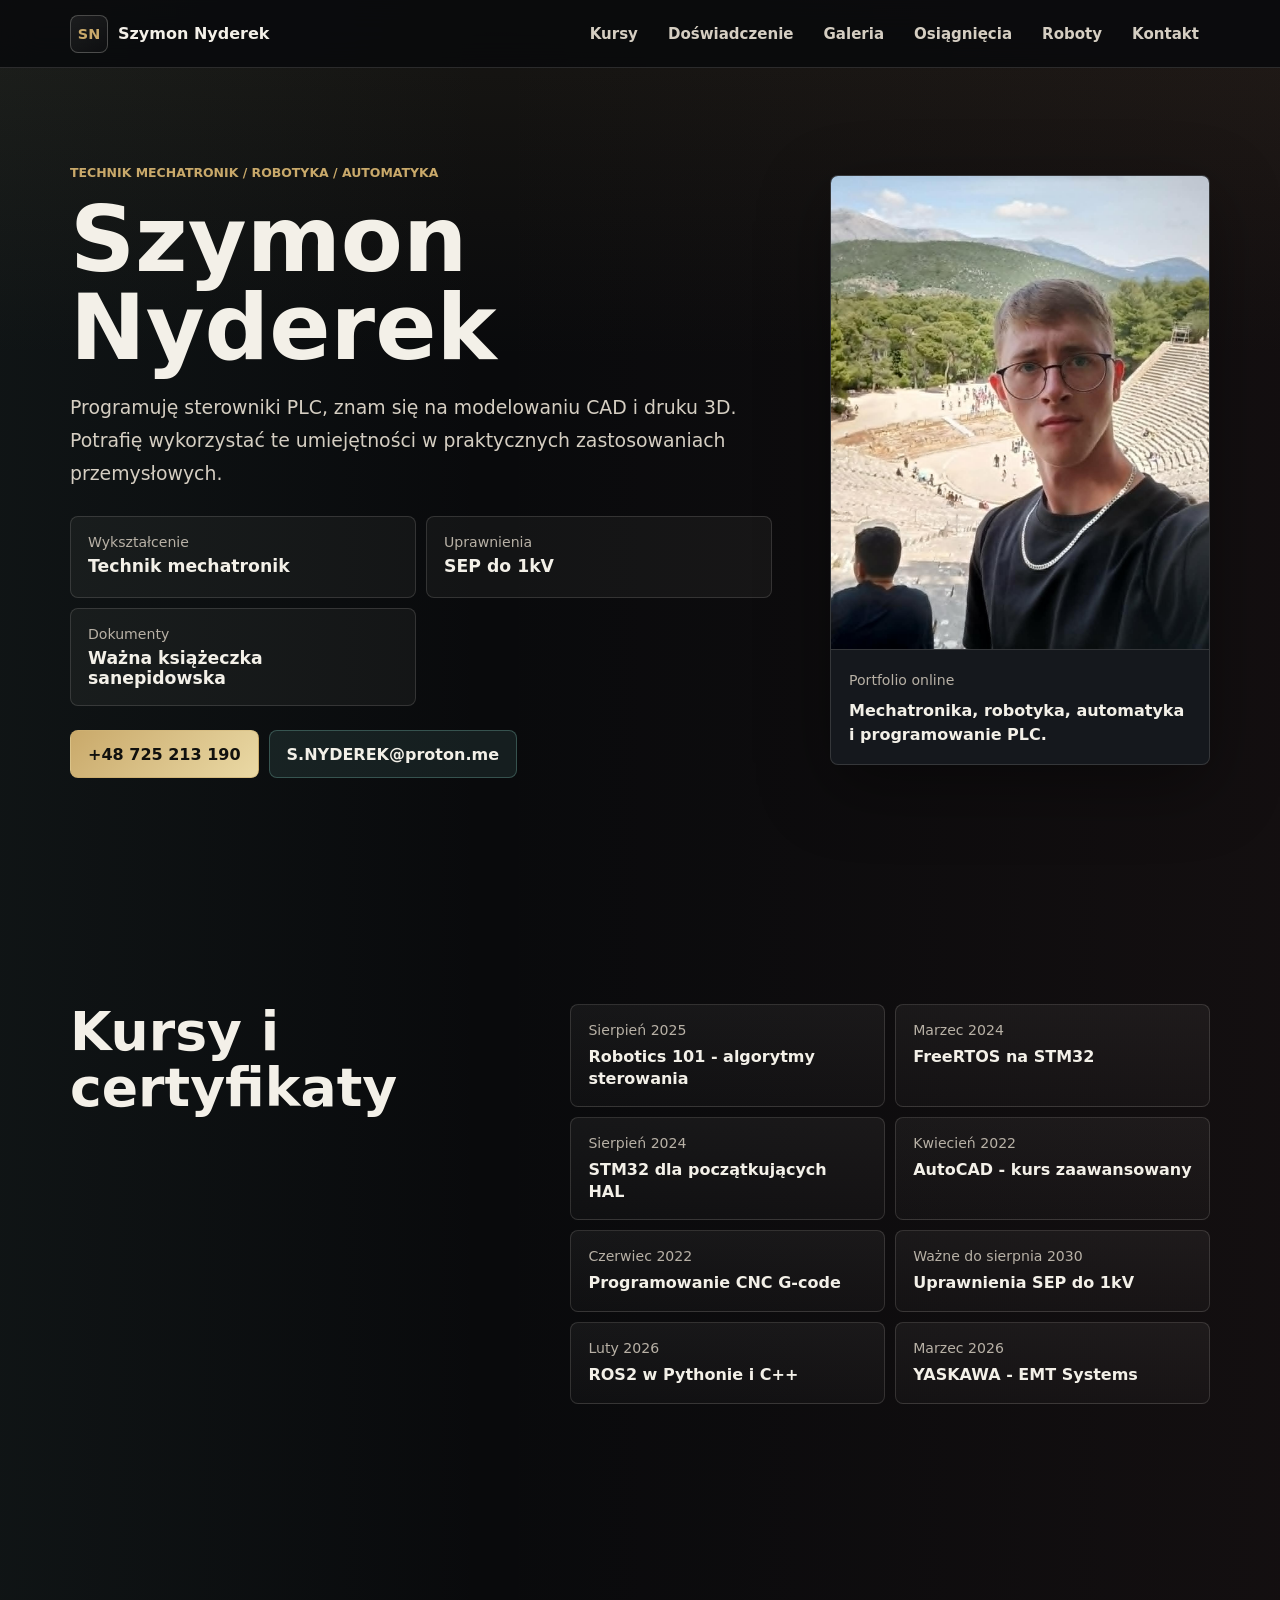
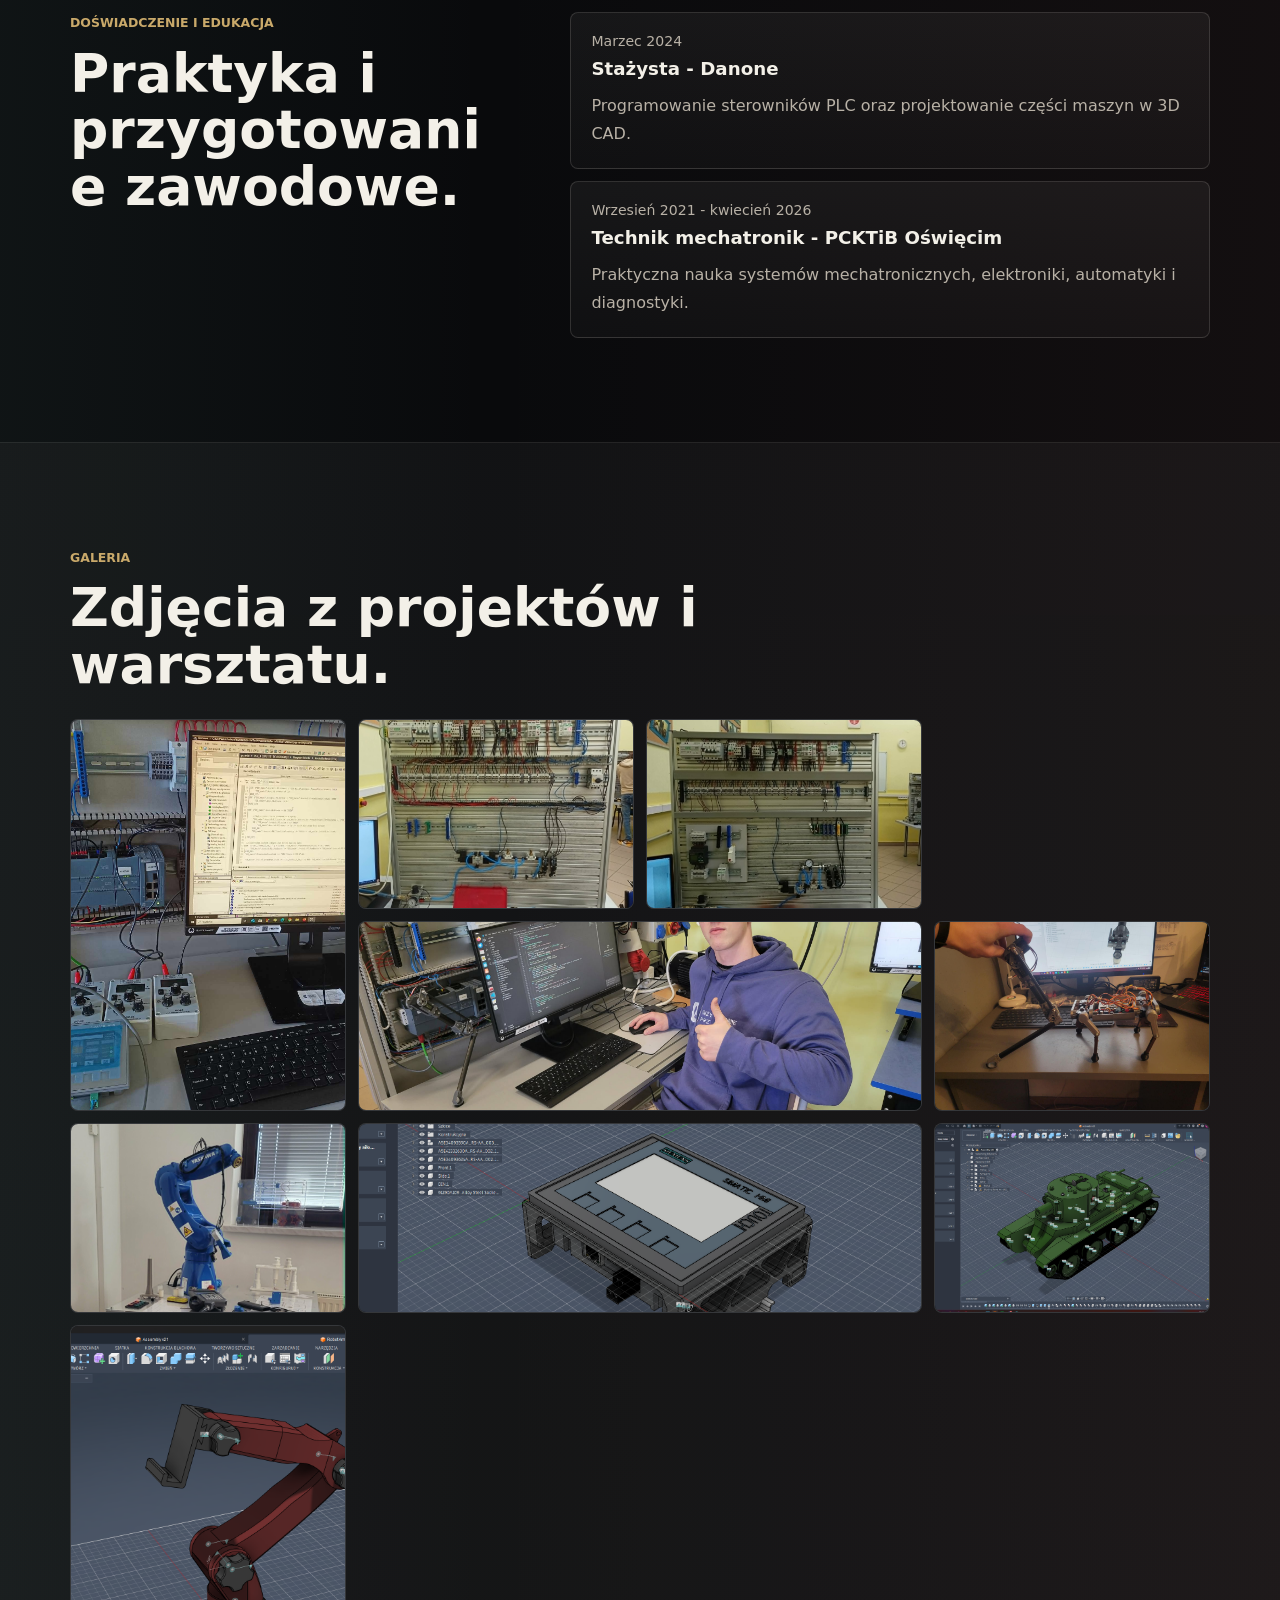
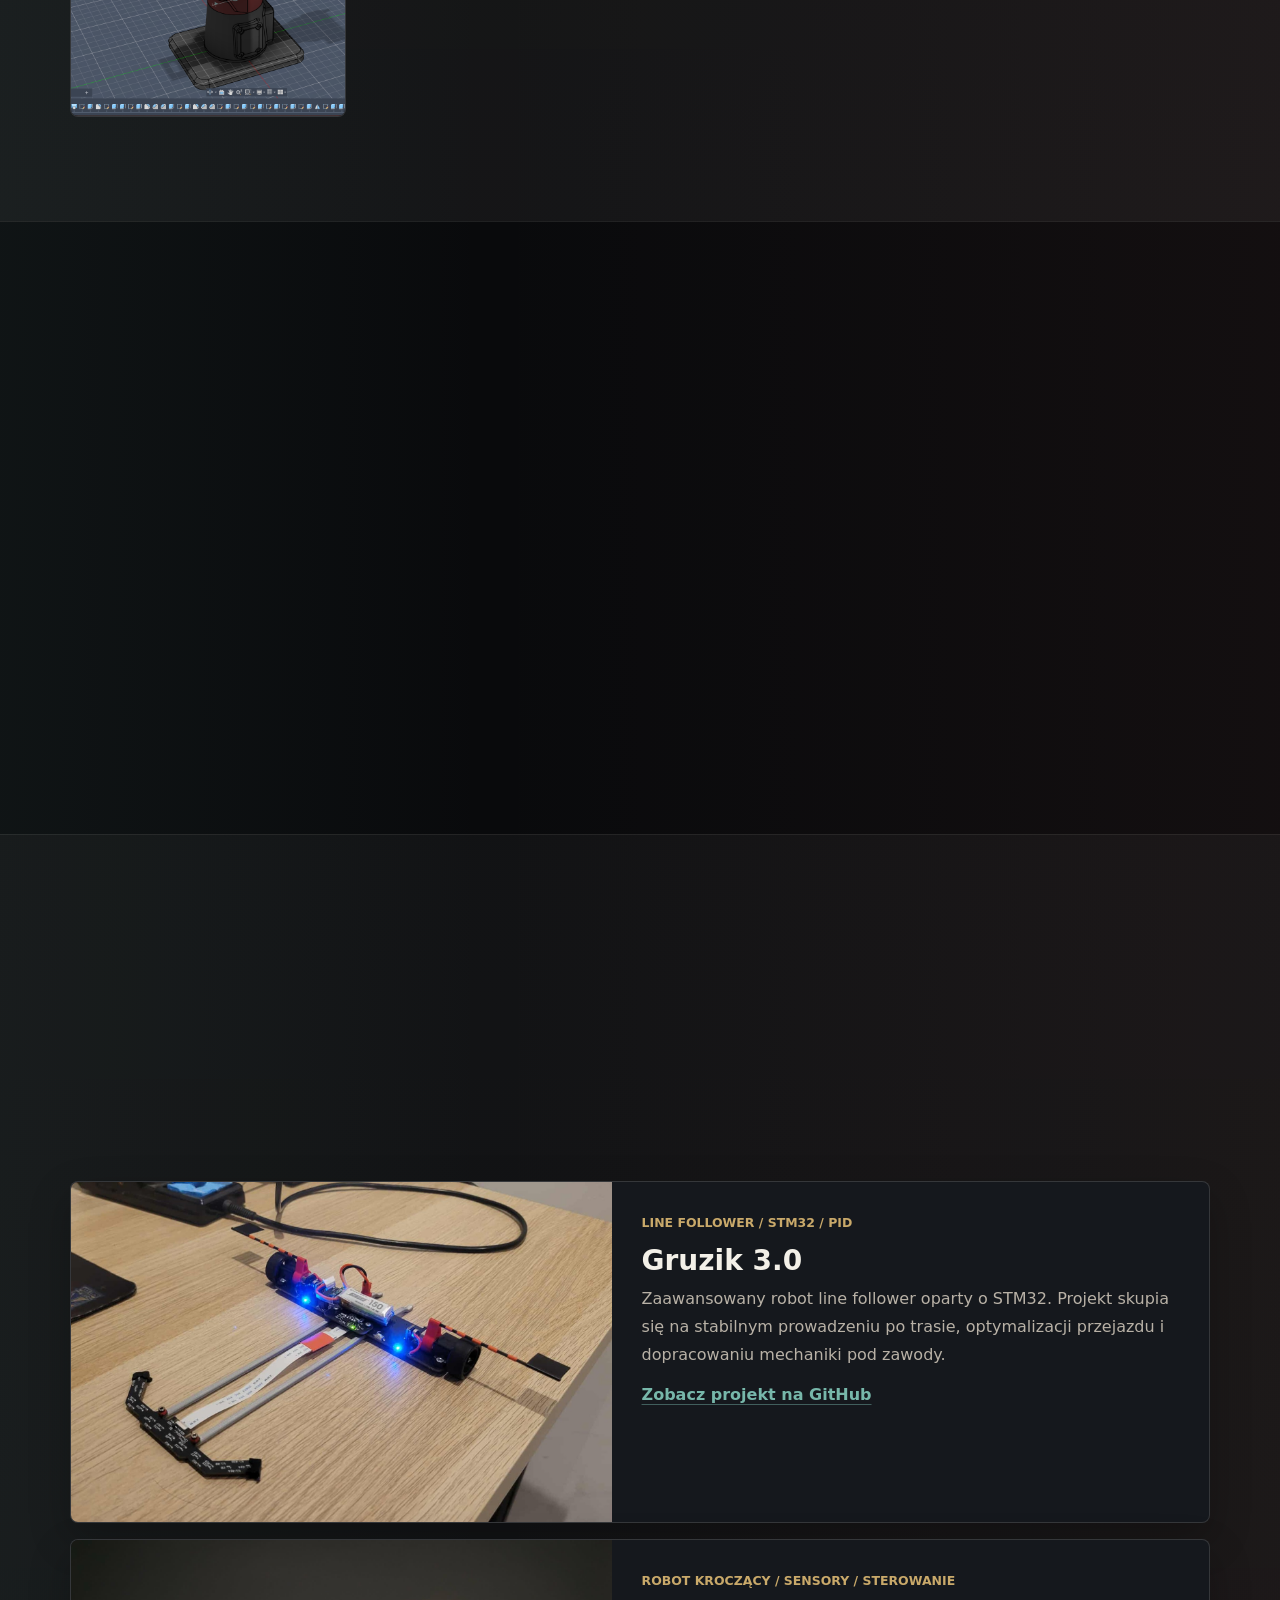
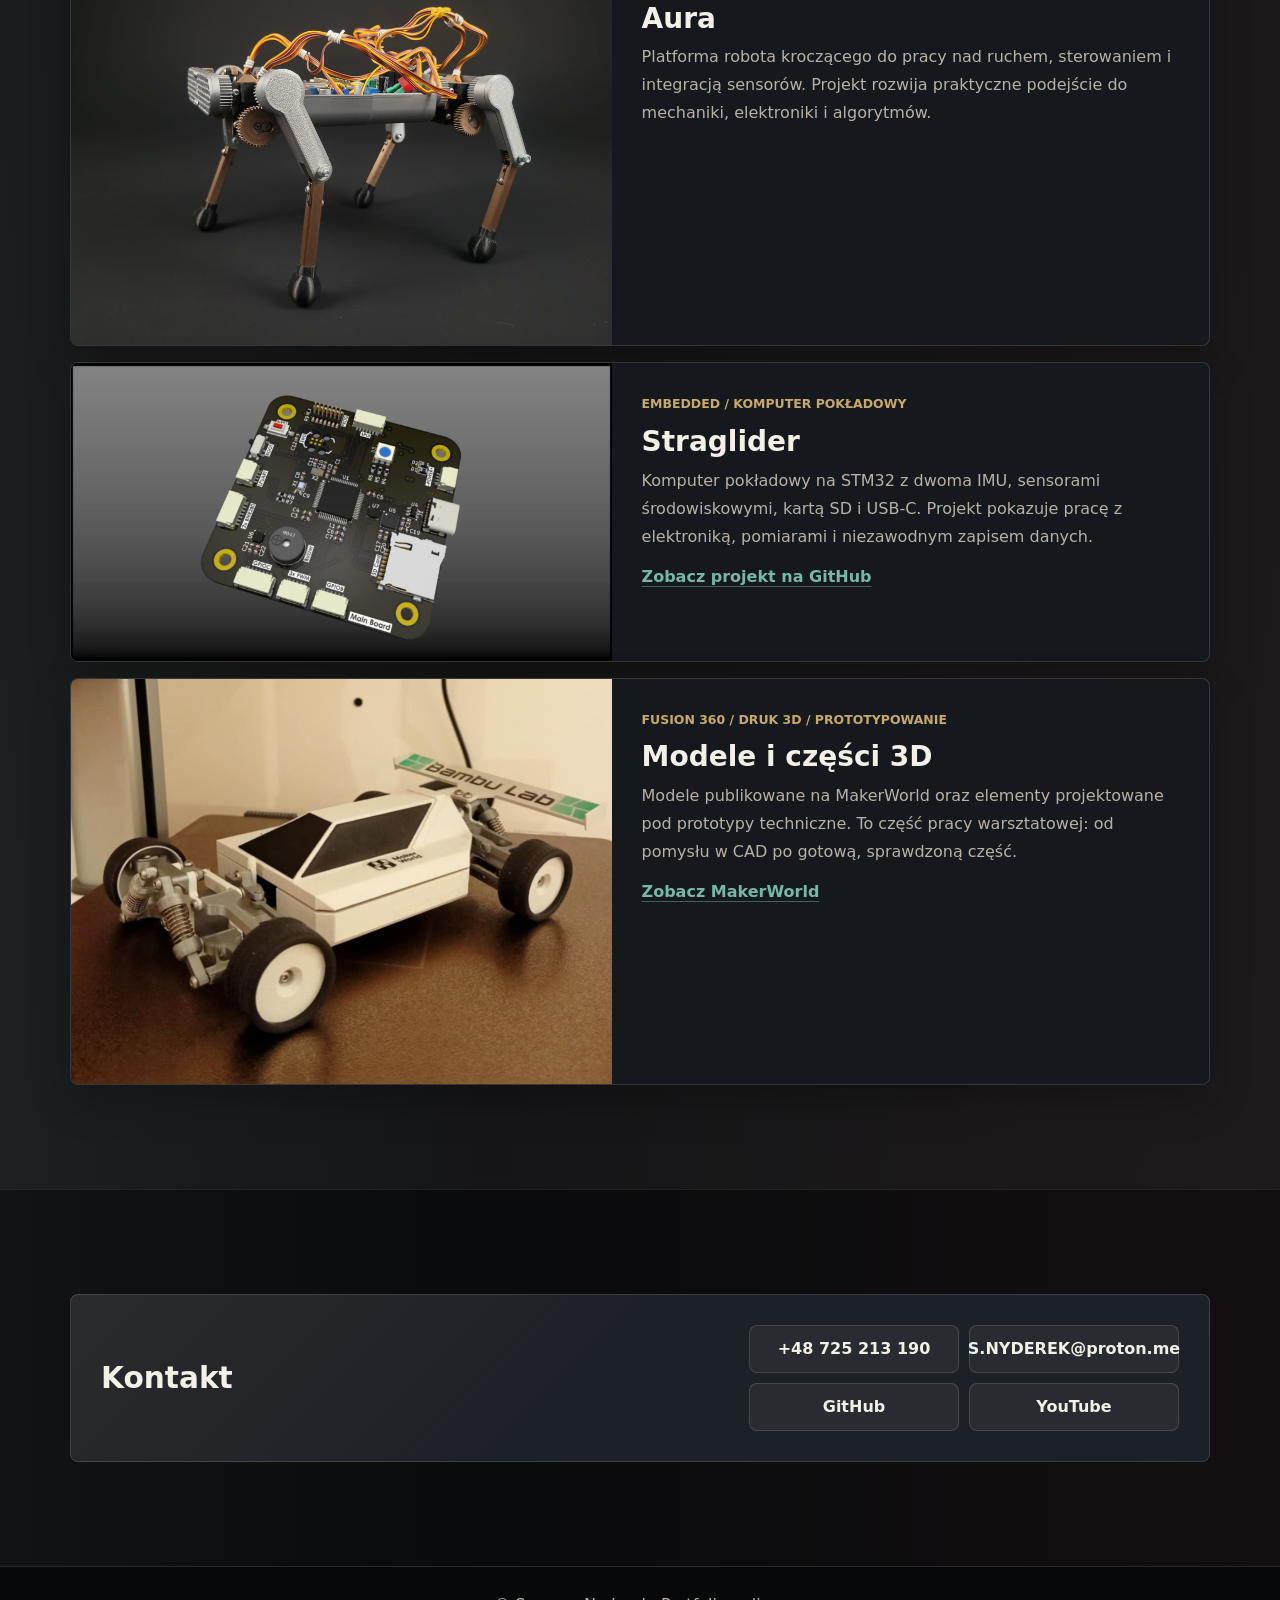
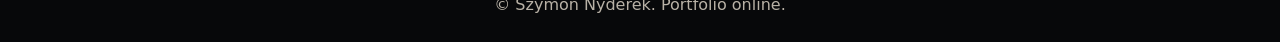
<file: index.html>
<!DOCTYPE html>
<html lang="pl">
<head>
  <meta charset="UTF-8">
  <meta name="viewport" content="width=device-width, initial-scale=1.0">
  <meta name="description" content="Szymon Nyderek - portfolio technika mechatronika. Robotyka, automatyka, STM32, PLC, druk 3D, Fusion 360 i uprawnienia SEP do 1kV.">
  <title>Szymon Nyderek | Technik Mechatronik</title>
  <link rel="stylesheet" href="styles.css">
</head>
<body>
  <header class="topbar" data-header>
    <a class="brand" href="#top" aria-label="Przejdź na początek strony">
      <span class="brand-mark" aria-hidden="true">SN</span>
      <span>Szymon Nyderek</span>
    </a>

    <button class="menu-toggle" type="button" aria-label="Otwórz menu" aria-expanded="false" data-menu-toggle>
      <span></span>
      <span></span>
      <span></span>
    </button>

    <nav class="nav-links" aria-label="Główna nawigacja" data-nav>
      <a href="#courses">Kursy</a>
      <a href="#experience">Doświadczenie</a>
      <a href="#gallery">Galeria</a>
      <a href="#achievements">Osiągnięcia</a>
      <a href="#robots">Roboty</a>
      <a href="#contact">Kontakt</a>
    </nav>
  </header>

  <main id="top">
    <section class="hero section-tight" aria-labelledby="hero-title">
      <div class="wrap hero-grid">
        <div class="hero-copy reveal">
          <p class="eyebrow">Technik mechatronik / Robotyka / Automatyka</p>
          <h1 id="hero-title">Szymon Nyderek</h1>
          <p class="lead">
            Programuję sterowniki PLC, znam się na modelowaniu CAD i druku 3D.
            Potrafię wykorzystać te umiejętności w praktycznych zastosowaniach przemysłowych.
          </p>

          <div class="hero-credentials" aria-label="Najważniejsze informacje">
            <article>
              <span>Wykształcenie</span>
              <strong>Technik mechatronik</strong>
            </article>
            <article>
              <span>Uprawnienia</span>
              <strong>SEP do 1kV</strong>
            </article>
            <article>
              <span>Dokumenty</span>
              <strong>Ważna książeczka sanepidowska</strong>
            </article>
          </div>

          <div class="hero-actions">
            <a class="button primary" href="tel:+48725213190">+48 725 213 190</a>
            <button class="button secondary" type="button" data-copy="S.NYDEREK@proton.me">S.NYDEREK@proton.me</button>
          </div>
        </div>

        <aside class="hero-visual reveal" aria-label="Profil Szymona">
          <img src="images/profil.jpg" alt="Szymon Nyderek">
          <div class="profile-note">
            <p>Portfolio online</p>
            <strong>Mechatronika, robotyka, automatyka i programowanie PLC.</strong>
          </div>
        </aside>
      </div>
    </section>

    <section id="courses" class="section" aria-labelledby="courses-title">
      <div class="wrap section-grid">
        <div class="section-title reveal">
          <h2 id="courses-title">Kursy i certyfikaty</h2>
        </div>

        <div class="course-list reveal">
          <article>
            <span>Sierpień 2025</span>
            <h3>Robotics 101 - algorytmy sterowania</h3>
          </article>
          <article>
            <span>Marzec 2024</span>
            <h3>FreeRTOS na STM32</h3>
          </article>
          <article>
            <span>Sierpień 2024</span>
            <h3>STM32 dla początkujących HAL</h3>
          </article>
          <article>
            <span>Kwiecień 2022</span>
            <h3>AutoCAD - kurs zaawansowany</h3>
          </article>
          <article>
            <span>Czerwiec 2022</span>
            <h3>Programowanie CNC G-code</h3>
          </article>
          <article>
            <span>Ważne do sierpnia 2030</span>
            <h3>Uprawnienia SEP do 1kV</h3>
          </article>
          <article>
            <span>Luty 2026</span>
            <h3>ROS2 w Pythonie i C++</h3>
          </article>
          <article>
            <span>Marzec 2026</span>
            <h3>YASKAWA - EMT Systems</h3>
          </article>
        </div>
      </div>
    </section>

    <section id="experience" class="section" aria-labelledby="experience-title">
      <div class="wrap section-grid">
        <div class="section-title reveal">
          <p class="eyebrow">Doświadczenie i edukacja</p>
          <h2 id="experience-title">Praktyka i przygotowanie zawodowe.</h2>
        </div>

        <div class="experience-list reveal">
          <article>
            <span>Marzec 2024</span>
            <h3>Stażysta - Danone</h3>
            <p>Programowanie sterowników PLC oraz projektowanie części maszyn w 3D CAD.</p>
          </article>
          <article>
            <span>Wrzesień 2021 - kwiecień 2026</span>
            <h3>Technik mechatronik - PCKTiB Oświęcim</h3>
            <p>Praktyczna nauka systemów mechatronicznych, elektroniki, automatyki i diagnostyki.</p>
          </article>
        </div>
      </div>
    </section>

    <section id="gallery" class="section section-muted" aria-labelledby="gallery-title">
      <div class="wrap">
        <div class="section-title narrow reveal">
          <p class="eyebrow">Galeria</p>
          <h2 id="gallery-title">Zdjęcia z projektów i warsztatu.</h2>
        </div>

        <div class="gallery-grid reveal">
          <figure class="gallery-item tall">
            <img src="images/galeria/foto1.jpg" alt="Zdjęcie projektowe 1">
          </figure>
          <figure class="gallery-item">
            <img src="images/galeria/foto2.jpg" alt="Zdjęcie projektowe 2">
          </figure>
          <figure class="gallery-item">
            <img src="images/galeria/foto3.jpg" alt="Zdjęcie projektowe 3">
          </figure>
          <figure class="gallery-item wide">
            <img src="images/galeria/foto4.jpg" alt="Zdjęcie projektowe 4">
          </figure>
          <figure class="gallery-item">
            <img src="images/galeria/foto5.jpg" alt="Zdjęcie projektowe 5">
          </figure>
          <figure class="gallery-item">
            <img src="images/galeria/foto6.jpg" alt="Zdjęcie projektowe 6">
          </figure>
          <figure class="gallery-item wide">
            <img src="images/galeria/foto7.jpg" alt="Zdjęcie projektowe 7">
          </figure>
          <figure class="gallery-item">
            <img src="images/galeria/foto8.jpg" alt="Zdjęcie projektowe 8">
          </figure>
          <figure class="gallery-item tall">
            <img src="images/galeria/foto9.jpg" alt="Zdjęcie projektowe 9">
          </figure>
        </div>
      </div>
    </section>

    <section id="achievements" class="section" aria-labelledby="achievements-title">
      <div class="wrap section-grid">
        <div class="section-title reveal">
          <p class="eyebrow">Osiągnięcia</p>
          <h2 id="achievements-title">Wyniki z zawodów robotycznych.</h2>
          <p>
            Projekty były sprawdzane nie tylko w warsztacie, ale też na trasach konkursowych,
            gdzie liczy się powtarzalność, tempo i odporność konstrukcji.
          </p>
        </div>

        <div class="achievement-grid reveal">
          <article>
            <strong>I</strong>
            <span>RoboComp 2025</span>
            <small>Konkurs międzynarodowy</small>
          </article>
          <article>
            <strong>I</strong>
            <span>XChallenge 2025</span>
            <small>Konkurs międzynarodowy</small>
          </article>
          <article>
            <strong>I / II / III</strong>
            <span>Roztoczańska Liga Robotów 2025</span>
            <small>Konkurs ogólnopolski</small>
          </article>
          <article>
            <strong>III</strong>
            <span>RoboticArena 2025</span>
            <small>Konkurs międzynarodowy</small>
          </article>
          <article>
            <strong>II</strong>
            <span>EastRobo 2025</span>
            <small>Konkurs międzynarodowy</small>
          </article>
          <article>
            <strong>III</strong>
            <span>RoboticTournament 2025</span>
            <small>Konkurs międzynarodowy</small>
          </article>
          <article>
            <strong>II</strong>
            <span>Roztoczańska Liga Robotów 2025</span>
            <small>Konkurs ogólnopolski</small>
          </article>
          <article>
            <strong>III</strong>
            <span>RoboticArena 2023</span>
            <small>Konkurs międzynarodowy</small>
          </article>
        </div>
      </div>
    </section>

    <section id="robots" class="section section-muted" aria-labelledby="robots-title">
      <div class="wrap">
        <div class="section-title narrow reveal">
          <p class="eyebrow">Roboty i projekty</p>
          <h2 id="robots-title">Konstrukcje, elektronika i prototypy.</h2>
          <p>
            Roboty łączą mechanikę projektowaną w CAD, druk 3D, własną elektronikę, sterowanie
            i oprogramowanie embedded. Każdy projekt powstaje z myślą o testach w praktyce.
          </p>
        </div>

        <div class="robot-list">
          <article class="robot-card reveal">
            <img src="images/gruzik.jpg" alt="Robot Gruzik 3.0">
            <div>
              <p class="eyebrow">Line follower / STM32 / PID</p>
              <h3>Gruzik 3.0</h3>
              <p>
                Zaawansowany robot line follower oparty o STM32. Projekt skupia się na stabilnym
                prowadzeniu po trasie, optymalizacji przejazdu i dopracowaniu mechaniki pod zawody.
              </p>
              <a class="text-link" href="https://github.com/NYDEREK/LineFollower_GRUZIK3.0" target="_blank" rel="noreferrer">Zobacz projekt na GitHub</a>
            </div>
          </article>

          <article class="robot-card reveal">
            <img src="images/aura.jpg" alt="Robot kroczący Aura">
            <div>
              <p class="eyebrow">Robot kroczący / sensory / sterowanie</p>
              <h3>Aura</h3>
              <p>
                Platforma robota kroczącego do pracy nad ruchem, sterowaniem i integracją sensorów.
                Projekt rozwija praktyczne podejście do mechaniki, elektroniki i algorytmów.
              </p>
            </div>
          </article>

          <article class="robot-card reveal">
            <img src="images/straglider.jpg" alt="Komputer pokładowy Straglider">
            <div>
              <p class="eyebrow">Embedded / komputer pokładowy</p>
              <h3>Straglider</h3>
              <p>
                Komputer pokładowy na STM32 z dwoma IMU, sensorami środowiskowymi, kartą SD i USB-C.
                Projekt pokazuje pracę z elektroniką, pomiarami i niezawodnym zapisem danych.
              </p>
              <a class="text-link" href="https://github.com/NYDEREK/STARGLIDER" target="_blank" rel="noreferrer">Zobacz projekt na GitHub</a>
            </div>
          </article>

          <article class="robot-card reveal">
            <img src="images/makerworld.jpg" alt="Modele 3D udostępniane na MakerWorld">
            <div>
              <p class="eyebrow">Fusion 360 / druk 3D / prototypowanie</p>
              <h3>Modele i części 3D</h3>
              <p>
                Modele publikowane na MakerWorld oraz elementy projektowane pod prototypy techniczne.
                To część pracy warsztatowej: od pomysłu w CAD po gotową, sprawdzoną część.
              </p>
              <a class="text-link" href="https://makerworld.com/en/@NYDER" target="_blank" rel="noreferrer">Zobacz MakerWorld</a>
            </div>
          </article>
        </div>
      </div>
    </section>

    <section id="contact" class="section contact-section" aria-labelledby="contact-title">
      <div class="wrap contact-band reveal">
        <div>
          <h2 id="contact-title">Kontakt</h2>
        </div>
        <div class="contact-links">
          <a href="tel:+48725213190">+48 725 213 190</a>
          <button type="button" data-copy="S.NYDEREK@proton.me">S.NYDEREK@proton.me</button>
          <a href="https://github.com/NYDEREK" target="_blank" rel="noreferrer">GitHub</a>
          <a href="https://www.youtube.com/@nyder1331" target="_blank" rel="noreferrer">YouTube</a>
        </div>
      </div>
    </section>
  </main>

  <footer>
    <div class="wrap">© Szymon Nyderek. Portfolio online.</div>
  </footer>

  <div class="copy-toast" role="status" aria-live="polite" data-toast>Skopiowano e-mail</div>
  <script src="script.js"></script>
</body>
</html>
</file>
<file: styles.css>
:root {
  --bg: #090a0c;
  --bg-soft: #0f1115;
  --surface: #15181d;
  --surface-strong: #1c2027;
  --text: #f3f0e8;
  --muted: #b8b1a6;
  --muted-strong: #d5cec2;
  --line: rgba(243, 240, 232, .14);
  --line-strong: rgba(243, 240, 232, .24);
  --accent: #c9a96a;
  --accent-2: #77b7aa;
  --danger: #d26c5f;
  --shadow: 0 22px 70px rgba(0, 0, 0, .38);
  --radius: 8px;
  --max: 1140px;
}

* {
  box-sizing: border-box;
}

html {
  scroll-behavior: smooth;
  background: var(--bg);
}

body {
  margin: 0;
  color: var(--text);
  font-family: Inter, ui-sans-serif, system-ui, -apple-system, BlinkMacSystemFont, "Segoe UI", sans-serif;
  background:
    linear-gradient(180deg, rgba(201, 169, 106, .08), transparent 360px),
    linear-gradient(90deg, rgba(119, 183, 170, .06), transparent 38%, rgba(210, 108, 95, .05)),
    var(--bg);
  overflow-x: hidden;
}

body::before {
  content: "";
  position: fixed;
  inset: 0;
  z-index: -1;
  pointer-events: none;
  opacity: .35;
  background:
    linear-gradient(rgba(243, 240, 232, .035) 1px, transparent 1px),
    linear-gradient(90deg, rgba(243, 240, 232, .025) 1px, transparent 1px);
  background-size: 44px 44px;
  mask-image: linear-gradient(to bottom, #000, transparent 86%);
}

a {
  color: inherit;
  text-decoration: none;
}

button {
  color: inherit;
  font: inherit;
}

button,
a {
  -webkit-tap-highlight-color: transparent;
}

img {
  display: block;
  max-width: 100%;
}

figure {
  margin: 0;
}

h1,
h2,
h3,
p {
  margin-top: 0;
  overflow-wrap: break-word;
}

p {
  color: var(--muted);
  line-height: 1.75;
}

.wrap {
  width: min(var(--max), calc(100% - 32px));
  margin: 0 auto;
}

.topbar {
  position: fixed;
  inset: 0 0 auto;
  z-index: 30;
  min-height: 68px;
  display: flex;
  align-items: center;
  justify-content: space-between;
  gap: 16px;
  padding: 0 16px;
  border-bottom: 1px solid var(--line);
  background: rgba(9, 10, 12, .86);
  backdrop-filter: blur(18px);
  transition: background .2s ease, border-color .2s ease;
}

.topbar.scrolled {
  background: rgba(9, 10, 12, .96);
  border-color: var(--line-strong);
}

.brand {
  display: inline-flex;
  align-items: center;
  gap: 10px;
  min-width: 0;
  font-weight: 760;
}

.brand-mark {
  width: 38px;
  height: 38px;
  display: inline-flex;
  align-items: center;
  justify-content: center;
  flex: 0 0 auto;
  border: 1px solid var(--line-strong);
  border-radius: var(--radius);
  color: var(--accent);
  background: linear-gradient(145deg, rgba(243, 240, 232, .08), rgba(243, 240, 232, .02));
  font-size: .9rem;
  font-weight: 820;
}

.menu-toggle {
  width: 44px;
  height: 44px;
  display: inline-flex;
  flex-direction: column;
  justify-content: center;
  gap: 5px;
  flex: 0 0 auto;
  border: 1px solid var(--line);
  border-radius: var(--radius);
  background: rgba(243, 240, 232, .05);
  cursor: pointer;
}

.menu-toggle span {
  width: 18px;
  height: 2px;
  margin: 0 auto;
  border-radius: 999px;
  background: var(--text);
  transition: transform .2s ease, opacity .2s ease;
}

.nav-open .menu-toggle span:nth-child(1) {
  transform: translateY(7px) rotate(45deg);
}

.nav-open .menu-toggle span:nth-child(2) {
  opacity: 0;
}

.nav-open .menu-toggle span:nth-child(3) {
  transform: translateY(-7px) rotate(-45deg);
}

.nav-links {
  position: fixed;
  top: 68px;
  left: 12px;
  right: 12px;
  display: grid;
  gap: 6px;
  padding: 10px;
  border: 1px solid var(--line);
  border-radius: var(--radius);
  background: rgba(15, 17, 21, .98);
  box-shadow: var(--shadow);
  transform: translateY(-12px);
  opacity: 0;
  visibility: hidden;
  pointer-events: none;
  transition: opacity .2s ease, transform .2s ease, visibility .2s ease;
}

.nav-open .nav-links {
  transform: translateY(0);
  opacity: 1;
  visibility: visible;
  pointer-events: auto;
}

.nav-links a {
  min-height: 44px;
  display: flex;
  align-items: center;
  padding: 0 12px;
  border-radius: 6px;
  color: var(--muted-strong);
  font-size: .98rem;
  font-weight: 700;
  transition: color .2s ease, background .2s ease;
}

.nav-links a:hover {
  color: var(--text);
  background: rgba(243, 240, 232, .06);
}

.section {
  padding: 82px 0;
}

.section-tight {
  padding: 116px 0 72px;
}

.section-muted {
  background:
    linear-gradient(180deg, rgba(243, 240, 232, .025), rgba(243, 240, 232, .04)),
    rgba(255, 255, 255, .01);
  border-top: 1px solid rgba(243, 240, 232, .06);
  border-bottom: 1px solid rgba(243, 240, 232, .06);
}

.hero {
  min-height: 100svh;
  display: flex;
  align-items: center;
}

.hero-grid {
  display: grid;
  gap: 38px;
  align-items: center;
}

.eyebrow {
  margin-bottom: 12px;
  color: var(--accent);
  font-size: .78rem;
  font-weight: 800;
  letter-spacing: 0;
  text-transform: uppercase;
}

.hero h1 {
  margin-bottom: 18px;
  color: var(--text);
  font-size: 2.85rem;
  line-height: .98;
  letter-spacing: 0;
}

.lead {
  max-width: 720px;
  margin-bottom: 26px;
  color: var(--muted-strong);
  font-size: 1.08rem;
}

.hero-credentials {
  display: grid;
  gap: 10px;
}

.hero-credentials article {
  min-height: 82px;
  padding: 17px;
  border: 1px solid var(--line);
  border-radius: var(--radius);
  background: rgba(243, 240, 232, .045);
}

.hero-credentials span,
.course-list span,
.experience-list span,
.achievement-grid small,
.profile-note p {
  display: block;
  color: var(--muted);
  font-size: .88rem;
}

.hero-credentials strong {
  display: block;
  margin-top: 6px;
  color: var(--text);
  font-size: 1.08rem;
}

.hero-actions {
  display: grid;
  gap: 10px;
  margin-top: 24px;
}

.button,
.contact-links a,
.contact-links button {
  min-height: 48px;
  display: inline-flex;
  align-items: center;
  justify-content: center;
  border-radius: var(--radius);
  padding: 0 17px;
  border: 1px solid var(--line);
  background: rgba(243, 240, 232, .055);
  cursor: pointer;
  color: var(--text);
  font-weight: 760;
  text-align: center;
  transition: transform .2s ease, border-color .2s ease, background .2s ease;
}

.button:hover,
.contact-links a:hover,
.contact-links button:hover {
  transform: translateY(-2px);
  border-color: var(--line-strong);
  background: rgba(243, 240, 232, .085);
}

.button.primary {
  border-color: rgba(201, 169, 106, .42);
  color: #11110e;
  background: linear-gradient(135deg, var(--accent), #ead9a5);
}

.button.secondary {
  color: var(--text);
  background: rgba(119, 183, 170, .12);
  border-color: rgba(119, 183, 170, .34);
}

.button.quiet {
  color: var(--muted-strong);
}

.hero-visual {
  overflow: hidden;
  border: 1px solid var(--line);
  border-radius: var(--radius);
  background: var(--surface);
  box-shadow: var(--shadow);
}

.hero-visual img {
  width: 100%;
  aspect-ratio: 4 / 5;
  object-fit: cover;
  object-position: center;
}

.profile-note {
  padding: 18px;
  border-top: 1px solid var(--line);
}

.profile-note p {
  margin-bottom: 7px;
}

.profile-note strong {
  display: block;
  color: var(--text);
  line-height: 1.45;
}

.section-grid {
  display: grid;
  gap: 34px;
}

.section-title {
  max-width: 760px;
}

.section-title.narrow {
  margin-bottom: 26px;
}

.section-title h2 {
  margin-bottom: 14px;
  color: var(--text);
  font-size: 2.1rem;
  line-height: 1.05;
  letter-spacing: 0;
}

.section-title p:last-child {
  margin-bottom: 0;
}

.course-list {
  display: grid;
  gap: 10px;
}

.course-list article,
.experience-list article,
.achievement-grid article {
  border: 1px solid var(--line);
  border-radius: var(--radius);
  background: linear-gradient(180deg, rgba(243, 240, 232, .055), rgba(243, 240, 232, .026));
}

.course-list article {
  min-height: 82px;
  padding: 17px;
}

.course-list h3 {
  margin: 8px 0 0;
  color: var(--text);
  font-size: 1rem;
  line-height: 1.35;
}

.experience-list {
  display: grid;
  gap: 12px;
}

.experience-list article {
  padding: 20px;
}

.experience-list h3 {
  margin: 8px 0 10px;
  color: var(--text);
  font-size: 1.14rem;
  line-height: 1.35;
}

.experience-list p {
  margin-bottom: 0;
}

.gallery-grid {
  display: grid;
  grid-template-columns: 1fr;
  gap: 12px;
}

.gallery-item {
  min-height: 238px;
  overflow: hidden;
  border: 1px solid var(--line);
  border-radius: var(--radius);
  background: var(--surface);
}

.gallery-item img {
  width: 100%;
  height: 100%;
  min-height: inherit;
  object-fit: cover;
  transition: transform .5s ease;
}

.gallery-item:hover img {
  transform: scale(1.035);
}

.achievement-grid {
  display: grid;
  gap: 10px;
}

.achievement-grid article {
  min-height: 148px;
  display: grid;
  align-content: space-between;
  gap: 12px;
  padding: 18px;
}

.achievement-grid strong {
  width: fit-content;
  min-width: 50px;
  min-height: 38px;
  display: inline-flex;
  align-items: center;
  justify-content: center;
  padding: 0 12px;
  border-radius: 999px;
  color: #11110e;
  background: var(--accent);
  font-weight: 860;
}

.achievement-grid span {
  color: var(--text);
  font-weight: 760;
  line-height: 1.35;
}

.robot-list {
  display: grid;
  gap: 16px;
}

.robot-card {
  overflow: hidden;
  border: 1px solid var(--line);
  border-radius: var(--radius);
  background: var(--surface);
  box-shadow: 0 16px 42px rgba(0, 0, 0, .24);
}

.robot-card img {
  width: 100%;
  aspect-ratio: 16 / 11;
  object-fit: cover;
}

.robot-card div {
  padding: 20px;
}

.robot-card h3 {
  margin-bottom: 10px;
  color: var(--text);
  font-size: 1.75rem;
  line-height: 1.05;
}

.robot-card p:not(.eyebrow) {
  margin-bottom: 16px;
}

.text-link {
  color: var(--accent-2);
  font-weight: 780;
  text-decoration: underline;
  text-decoration-color: rgba(119, 183, 170, .45);
  text-underline-offset: 4px;
}

.contact-section {
  padding-bottom: 64px;
}

.contact-band {
  display: grid;
  gap: 24px;
  padding: 22px;
  border: 1px solid var(--line);
  border-radius: var(--radius);
  background:
    linear-gradient(135deg, rgba(201, 169, 106, .08), transparent 46%),
    var(--surface-strong);
}

.contact-band h2 {
  margin-bottom: 0;
  font-size: 1.85rem;
  line-height: 1.1;
}

.contact-links {
  display: grid;
  gap: 10px;
}

.contact-links button {
  width: 100%;
}

footer {
  padding: 28px 0;
  border-top: 1px solid var(--line);
  color: var(--muted);
  text-align: center;
  background: #07080a;
}

.copy-toast {
  position: fixed;
  left: 50%;
  bottom: 18px;
  z-index: 60;
  min-height: 42px;
  display: flex;
  align-items: center;
  justify-content: center;
  padding: 0 16px;
  border: 1px solid rgba(119, 183, 170, .4);
  border-radius: var(--radius);
  color: var(--text);
  background: rgba(18, 30, 29, .96);
  box-shadow: var(--shadow);
  transform: translate(-50%, 18px);
  opacity: 0;
  pointer-events: none;
  transition: opacity .2s ease, transform .2s ease;
}

.copy-toast.show {
  transform: translate(-50%, 0);
  opacity: 1;
}

.reveal {
  opacity: 0;
  transform: translateY(20px);
  transition: opacity .55s ease, transform .55s ease;
}

.reveal.visible {
  opacity: 1;
  transform: translateY(0);
}

@media (min-width: 540px) {
  .hero-credentials,
  .hero-actions,
  .achievement-grid,
  .contact-links {
    grid-template-columns: repeat(2, minmax(0, 1fr));
  }

  .gallery-grid {
    grid-template-columns: repeat(2, minmax(0, 1fr));
  }
}

@media (min-width: 760px) {
  .wrap {
    width: min(var(--max), calc(100% - 52px));
  }

  .topbar {
    padding: 0 26px;
  }

  .section {
    padding: 104px 0;
  }

  .section-tight {
    padding: 132px 0 92px;
  }

  .hero h1 {
    font-size: 4.6rem;
  }

  .lead {
    font-size: 1.18rem;
  }

  .section-title h2 {
    font-size: 3.35rem;
  }

  .gallery-grid {
    grid-template-columns: repeat(4, minmax(0, 1fr));
    grid-auto-rows: 190px;
  }

  .gallery-item {
    min-height: auto;
  }

  .gallery-item.tall {
    grid-row: span 2;
  }

  .gallery-item.wide {
    grid-column: span 2;
  }

  .achievement-grid {
    grid-template-columns: repeat(3, minmax(0, 1fr));
  }

  .robot-card {
    display: grid;
    grid-template-columns: minmax(260px, .95fr) minmax(0, 1.05fr);
    align-items: stretch;
  }

  .robot-card img {
    height: 100%;
    aspect-ratio: auto;
  }

  .robot-card div {
    padding: 30px;
  }
}

@media (min-width: 980px) {
  .topbar {
    padding: 0 max(28px, calc((100vw - var(--max)) / 2));
  }

  .menu-toggle {
    display: none;
  }

  .nav-links {
    position: static;
    display: flex;
    align-items: center;
    gap: 8px;
    padding: 0;
    border: 0;
    background: transparent;
    box-shadow: none;
    transform: none;
    opacity: 1;
    visibility: visible;
    pointer-events: auto;
  }

  .nav-links a {
    min-height: 40px;
    padding: 0 11px;
    font-size: .94rem;
  }

  .hero-grid {
    grid-template-columns: minmax(0, 1fr) 380px;
    gap: 58px;
  }

  .hero h1 {
    font-size: 5.65rem;
  }

  .hero-actions {
    grid-template-columns: repeat(2, max-content);
  }

  .section-grid {
    grid-template-columns: minmax(280px, .82fr) minmax(0, 1.18fr);
    align-items: start;
    gap: 56px;
  }

  .course-list {
    grid-template-columns: repeat(2, minmax(0, 1fr));
  }

  .achievement-grid {
    grid-template-columns: repeat(4, minmax(0, 1fr));
  }

  .contact-band {
    grid-template-columns: minmax(0, 1fr) 430px;
    align-items: center;
    padding: 30px;
  }
}

@media (max-width: 420px) {
  .wrap {
    width: min(100% - 24px, var(--max));
  }

  .brand span:last-child {
    max-width: 180px;
    overflow: hidden;
    text-overflow: ellipsis;
    white-space: nowrap;
  }

  .hero h1 {
    font-size: 2.55rem;
  }

  .section-title h2 {
    font-size: 1.88rem;
  }

  .button,
  .contact-links a,
  .contact-links button {
    padding: 0 12px;
    font-size: .92rem;
  }
}

@media (prefers-reduced-motion: reduce) {
  *,
  *::before,
  *::after {
    animation-duration: .001ms !important;
    animation-iteration-count: 1 !important;
    scroll-behavior: auto !important;
    transition-duration: .001ms !important;
  }
}
</file>
